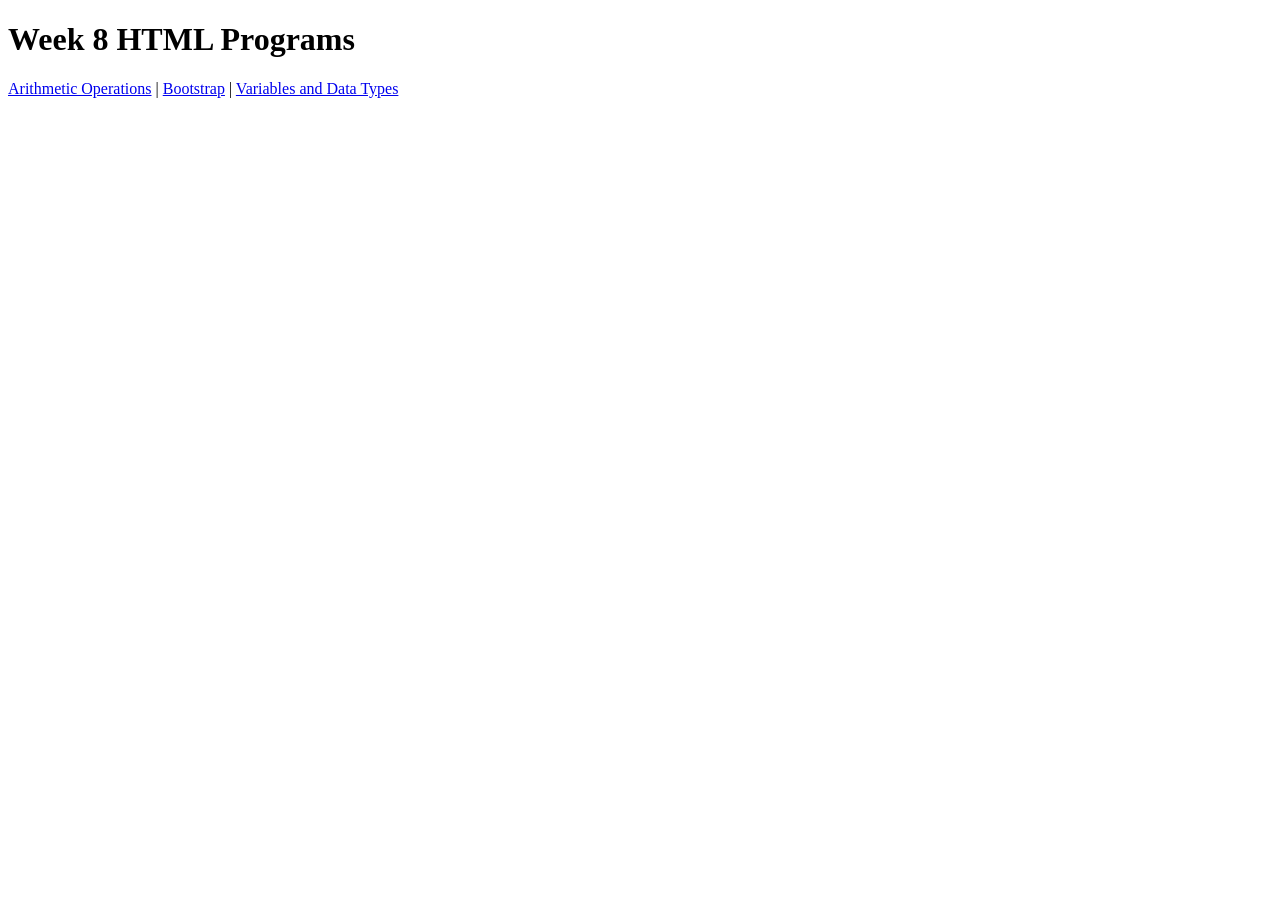
<file: index.html>
<!DOCTYPE html>
<html lang="en">
<head>
    <meta charset="UTF-8">
    <meta name="viewport" content="width=device-width, initial-scale=1.0">
    <title>Week 8 HTML Programs</title>
</head>
<body>

    <h1>Week 8 HTML Programs</h1>

    <nav>
        <a href="Arithmetic operations.html">Arithmetic Operations</a> |
        <a href="bootstrap.html">Bootstrap</a> |
        <a href="demonstration of variables and data types.html">Variables and Data Types</a>
    </nav>

</body>
</html>
</file>
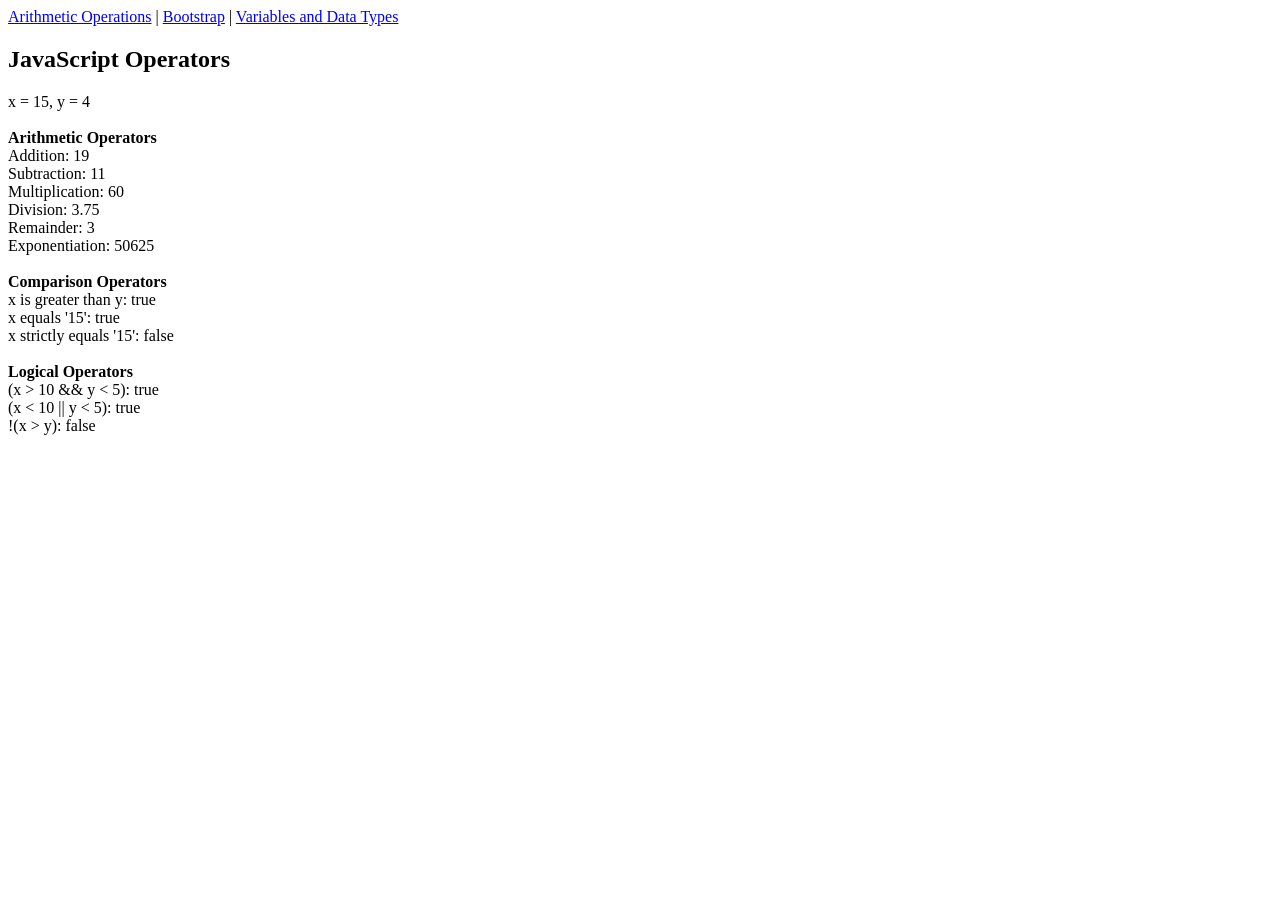
<file: Arthimetic operations.html>
<!DOCTYPE html>
<html lang="en">
<head>
    <meta charset="UTF-8">
    <title>Operator Demonstration</title>
</head>
<body>
     <nav>
    <a href="Arithmetic operations.html">Arithmetic Operations</a> |
    <a href="bootstrap.html">Bootstrap</a> |
    <a href="demonstration of variables and data types.html">Variables and Data Types</a>
</nav>
    <h2>JavaScript Operators</h2>
    <p id="result"></p>

    <script>
        let x = 15;
        let y = 4;
        let output = "";

        output += "x = " + x + ", y = " + y + "<br><br>";

        output += "<b>Arithmetic Operators</b><br>";
        output += "Addition: " + (x + y) + "<br>";
        output += "Subtraction: " + (x - y) + "<br>";
        output += "Multiplication: " + (x * y) + "<br>";
        output += "Division: " + (x / y).toFixed(2) + "<br>";
        output += "Remainder: " + (x % y) + "<br>";
        output += "Exponentiation: " + (x ** y) + "<br><br>";

        output += "<b>Comparison Operators</b><br>";
        output += "x is greater than y: " + (x > y) + "<br>";
        output += "x equals '15': " + (x == "15") + "<br>";
        output += "x strictly equals '15': " + (x === "15") + "<br><br>";

        output += "<b>Logical Operators</b><br>";
        output += "(x > 10 && y < 5): " +
                  (x > 10 && y < 5) + "<br>";

        output += "(x < 10 || y < 5): " +
                  (x < 10 || y < 5) + "<br>";

        output += "!(x > y): " + !(x > y);

        document.getElementById("result").innerHTML = output;
    </script>
</body>
</html>
</file>
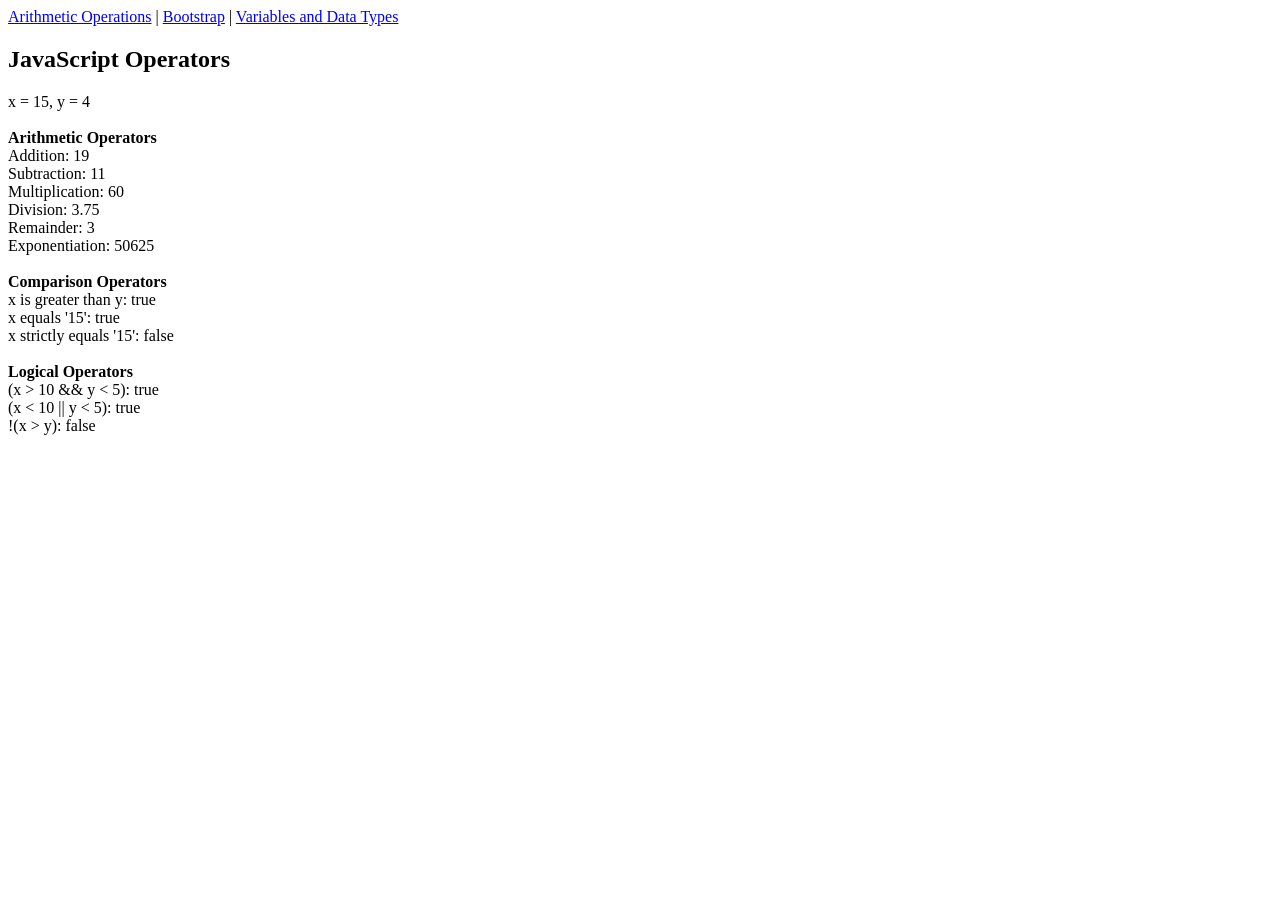
<file: bootstrap.html>
<!DOCTYPE html>
<html lang="en">
<head>
    <meta charset="UTF-8">
    <title>Operator Demonstration</title>
</head>
<body>
    <nav>
    <a href="Arithmetic operations.html">Arithmetic Operations</a> |
    <a href="bootstrap.html">Bootstrap</a> |
    <a href="demonstration of variables and data types.html">Variables and Data Types</a>
</nav>
    <h2>JavaScript Operators</h2>
    <p id="result"></p>

    <script>
        let x = 15;
        let y = 4;
        let output = "";

        output += "x = " + x + ", y = " + y + "<br><br>";

        output += "<b>Arithmetic Operators</b><br>";
        output += "Addition: " + (x + y) + "<br>";
        output += "Subtraction: " + (x - y) + "<br>";
        output += "Multiplication: " + (x * y) + "<br>";
        output += "Division: " + (x / y).toFixed(2) + "<br>";
        output += "Remainder: " + (x % y) + "<br>";
        output += "Exponentiation: " + (x ** y) + "<br><br>";

        output += "<b>Comparison Operators</b><br>";
        output += "x is greater than y: " + (x > y) + "<br>";
        output += "x equals '15': " + (x == "15") + "<br>";
        output += "x strictly equals '15': " + (x === "15") + "<br><br>";

        output += "<b>Logical Operators</b><br>";
        output += "(x > 10 && y < 5): " +
                  (x > 10 && y < 5) + "<br>";

        output += "(x < 10 || y < 5): " +
                  (x < 10 || y < 5) + "<br>";

        output += "!(x > y): " + !(x > y);

        document.getElementById("result").innerHTML = output;
    </script>
</body>
</html>
</file>
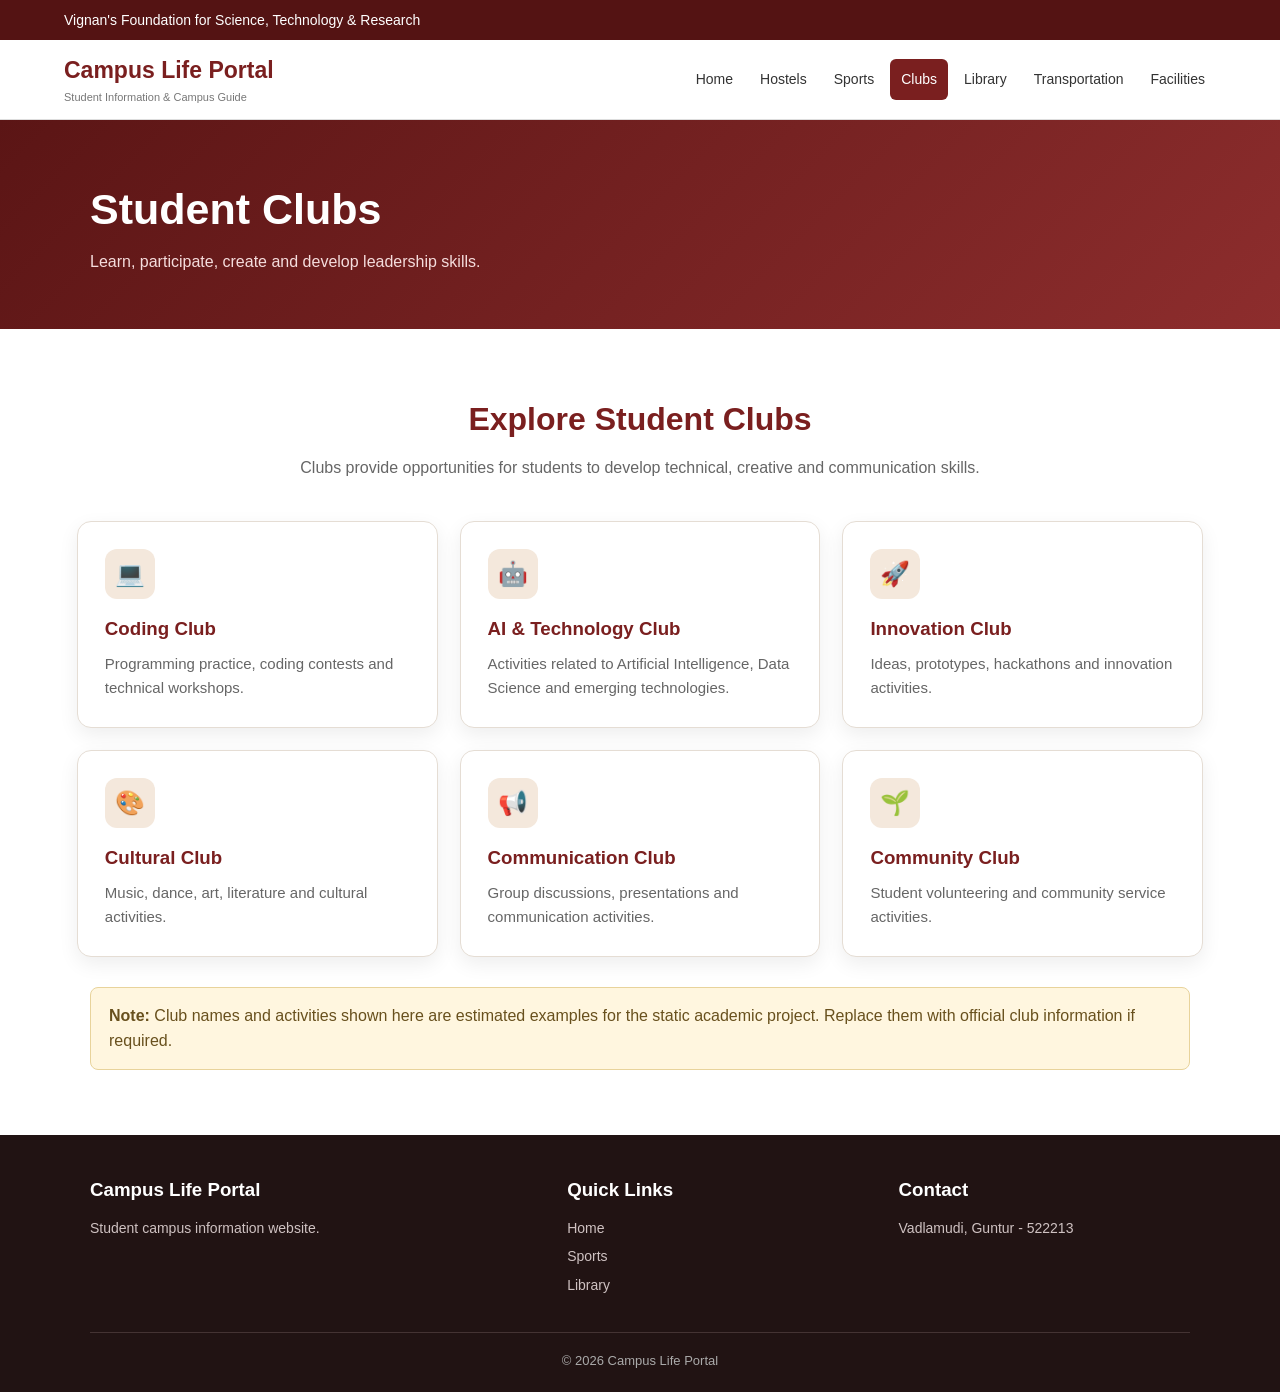
<file: clubs.html>
<!DOCTYPE html>
<html lang="en">
<head>
    <meta charset="UTF-8">
    <meta name="viewport" content="width=device-width, initial-scale=1.0">
    <title>Clubs | Campus Life Portal</title>
    <link rel="stylesheet" href="style.css">
</head>

<body>

<header>

    <div class="top-bar">
        Vignan's Foundation for Science, Technology & Research
    </div>

    <nav>

        <div class="logo">
            Campus Life Portal
            <small>Student Information & Campus Guide</small>
        </div>

        <ul>
            <li><a href="index.html">Home</a></li>
            <li><a href="hostels.html">Hostels</a></li>
            <li><a href="sports.html">Sports</a></li>
            <li><a class="active" href="clubs.html">Clubs</a></li>
            <li><a href="library.html">Library</a></li>
            <li><a href="transportation.html">Transportation</a></li>
            <li><a href="facilities.html">Facilities</a></li>
        </ul>

    </nav>

</header>

<section class="page-banner">
    <div class="container">
        <h1>Student Clubs</h1>
        <p>Learn, participate, create and develop leadership skills.</p>
    </div>
</section>

<section class="section">

    <div class="section-title">
        <h2>Explore Student Clubs</h2>

        <p>
            Clubs provide opportunities for students to develop technical,
            creative and communication skills.
        </p>
    </div>

    <div class="cards">

        <div class="card">
            <div class="icon">💻</div>
            <h3>Coding Club</h3>
            <p>
                Programming practice, coding contests and technical workshops.
            </p>
        </div>

        <div class="card">
            <div class="icon">🤖</div>
            <h3>AI & Technology Club</h3>
            <p>
                Activities related to Artificial Intelligence, Data Science
                and emerging technologies.
            </p>
        </div>

        <div class="card">
            <div class="icon">🚀</div>
            <h3>Innovation Club</h3>
            <p>
                Ideas, prototypes, hackathons and innovation activities.
            </p>
        </div>

        <div class="card">
            <div class="icon">🎨</div>
            <h3>Cultural Club</h3>
            <p>
                Music, dance, art, literature and cultural activities.
            </p>
        </div>

        <div class="card">
            <div class="icon">📢</div>
            <h3>Communication Club</h3>
            <p>
                Group discussions, presentations and communication activities.
            </p>
        </div>

        <div class="card">
            <div class="icon">🌱</div>
            <h3>Community Club</h3>
            <p>
                Student volunteering and community service activities.
            </p>
        </div>

    </div>

    <div class="note">
        <strong>Note:</strong>
        Club names and activities shown here are estimated examples for the
        static academic project. Replace them with official club information
        if required.
    </div>

</section>

<footer>

    <div class="footer-content">

        <div>
            <h3>Campus Life Portal</h3>
            <p>Student campus information website.</p>
        </div>

        <div>
            <h3>Quick Links</h3>
            <a href="index.html">Home</a>
            <a href="sports.html">Sports</a>
            <a href="library.html">Library</a>
        </div>

        <div>
            <h3>Contact</h3>
            <p>Vadlamudi, Guntur - 522213</p>
        </div>

    </div>

    <div class="copyright">
        © 2026 Campus Life Portal
    </div>

</footer>

</body>
</html>
</file>
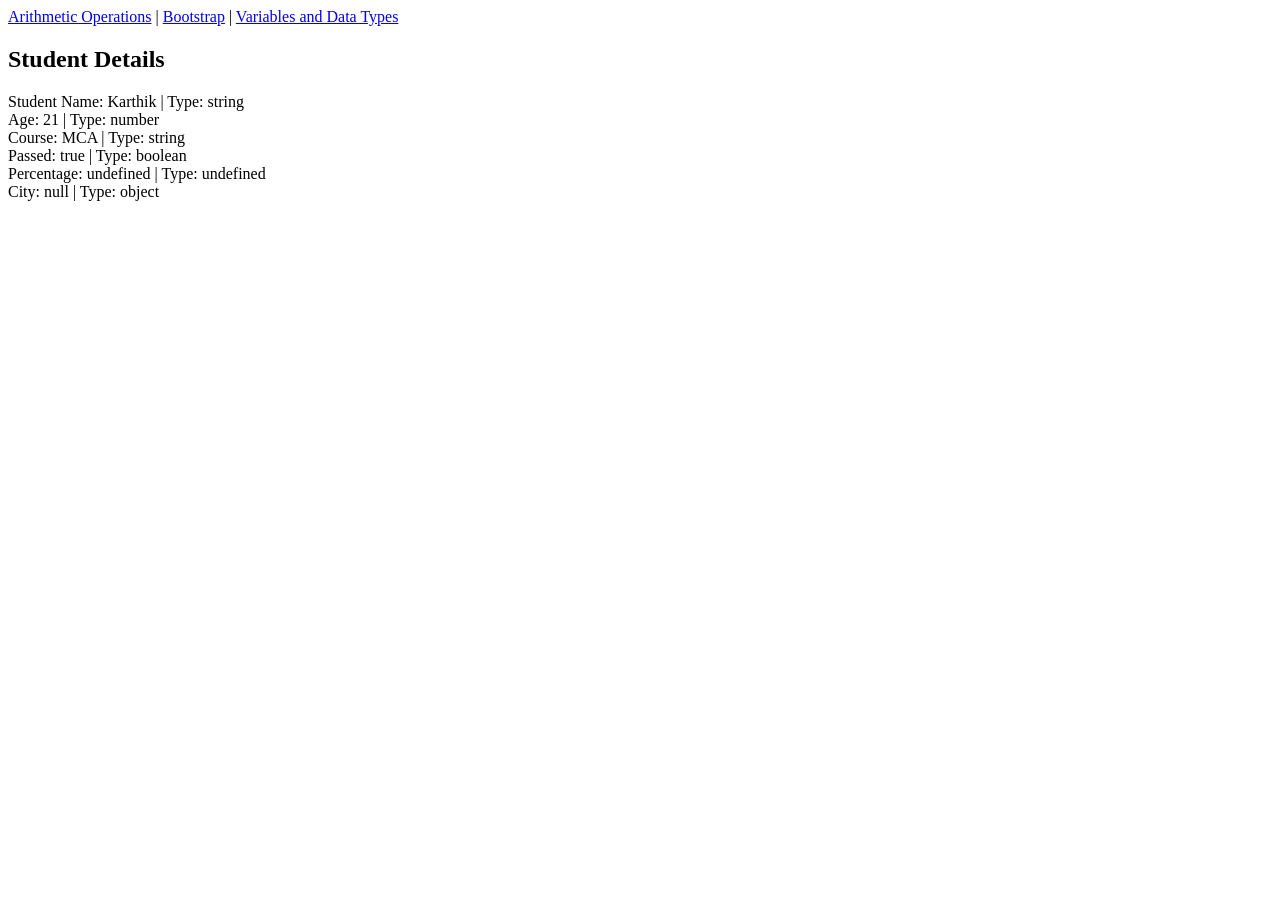
<file: demonstration of variables and data types.html>
<!DOCTYPE html>
<html lang="en">
<head>
    <meta charset="UTF-8">
    <title>Student Information</title>
</head>
<body>
    <nav>
    <a href="Arithmetic operations.html">Arithmetic Operations</a> |
    <a href="bootstrap.html">Bootstrap</a> |
    <a href="demonstration of variables and data types.html">Variables and Data Types</a>
</nav>
    <h2>Student Details</h2>
    <p id="display"></p>

    <script>
        let studentName = "Karthik";
        let studentAge = 21;
        const course = "MCA";
        let passed = true;
        let percentage;
        let city = null;

        let output = "";

        output += "Student Name: " + studentName +
                  " | Type: " + typeof studentName + "<br>";

        output += "Age: " + studentAge +
                  " | Type: " + typeof studentAge + "<br>";

        output += "Course: " + course +
                  " | Type: " + typeof course + "<br>";

        output += "Passed: " + passed +
                  " | Type: " + typeof passed + "<br>";

        output += "Percentage: " + percentage +
                  " | Type: " + typeof percentage + "<br>";

        output += "City: " + city +
                  " | Type: " + typeof city + "<br>";

        document.getElementById("display").innerHTML = output;
    </script>
</body>
</html>
</file>
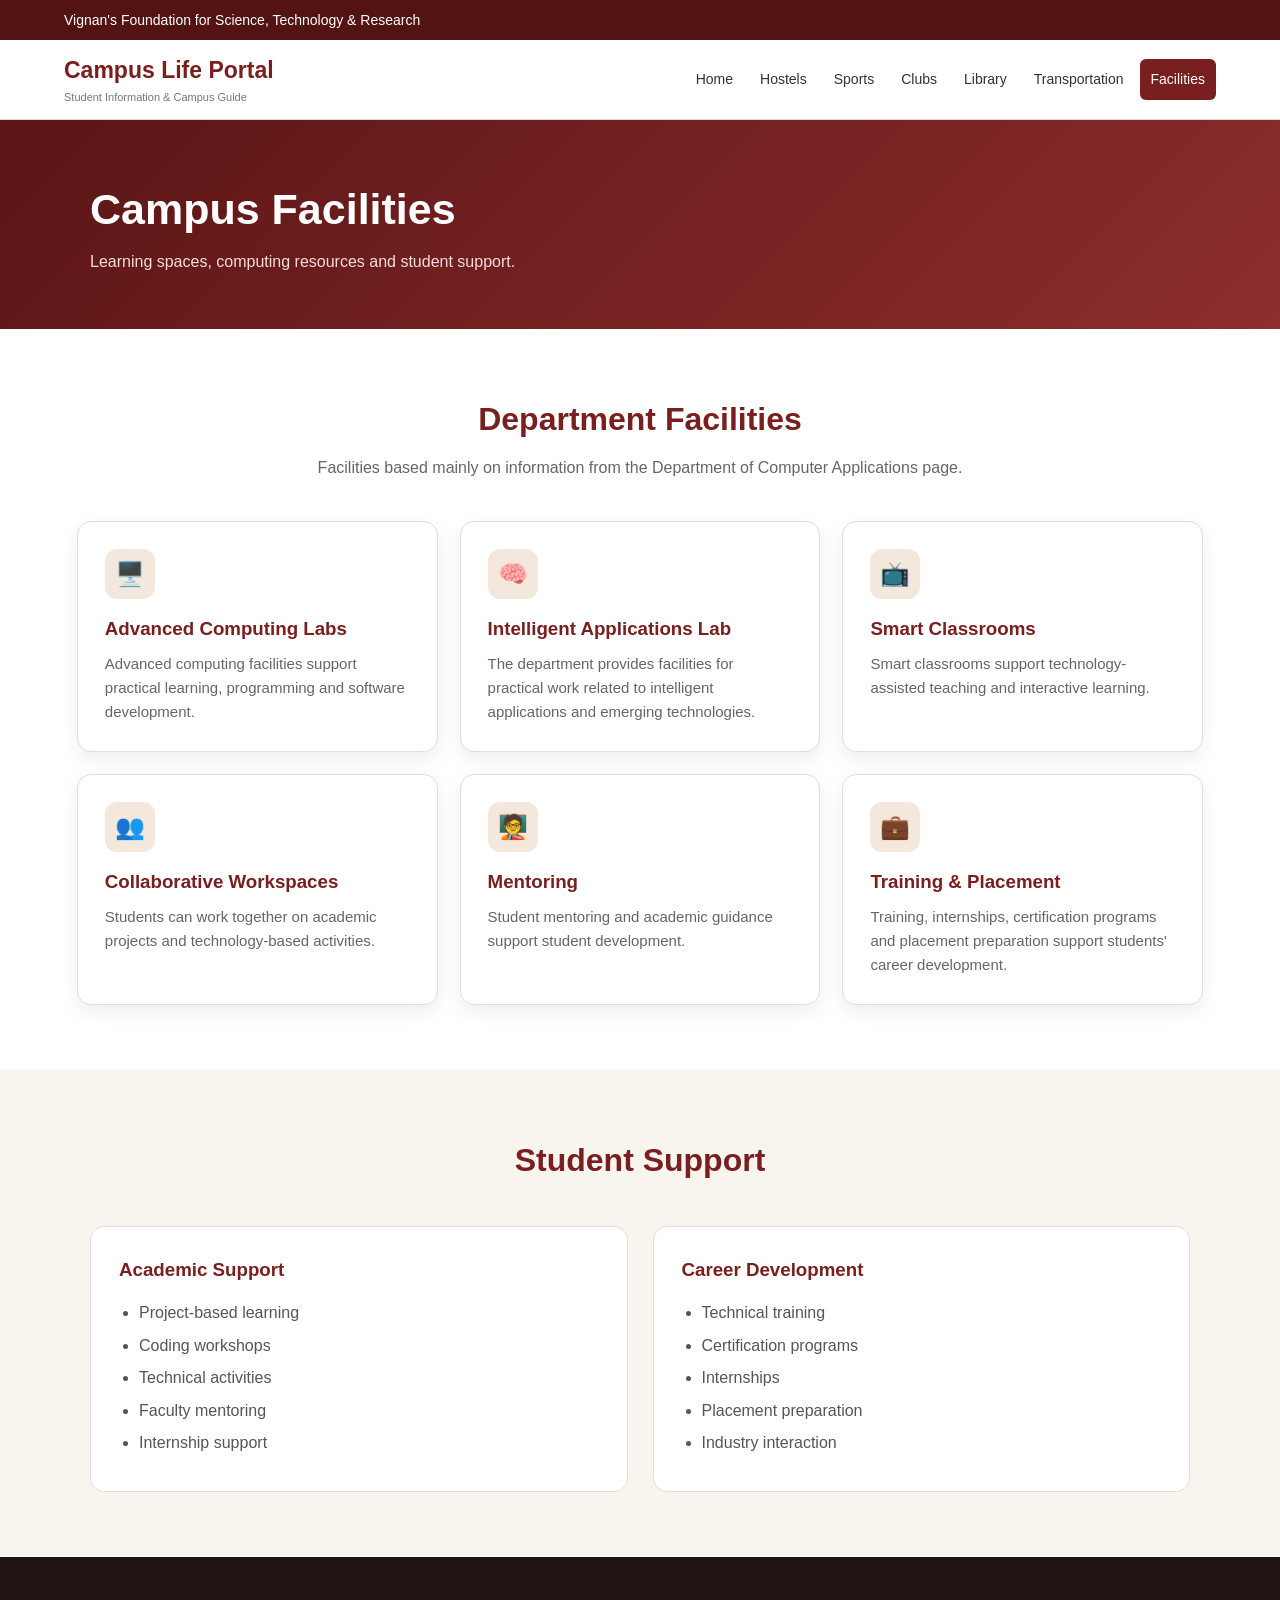
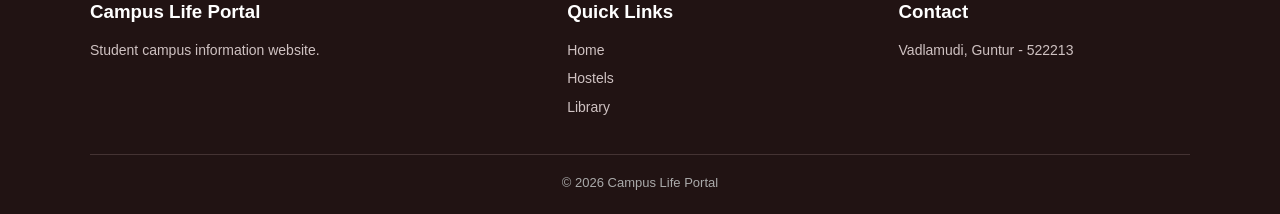
<file: facilities.html>
<!DOCTYPE html>
<html lang="en">
<head>
    <meta charset="UTF-8">
    <meta name="viewport" content="width=device-width, initial-scale=1.0">
    <title>Campus Facilities | Campus Life Portal</title>
    <link rel="stylesheet" href="style.css">
</head>

<body>

<header>

    <div class="top-bar">
        Vignan's Foundation for Science, Technology & Research
    </div>

    <nav>

        <div class="logo">
            Campus Life Portal
            <small>Student Information & Campus Guide</small>
        </div>

        <ul>
            <li><a href="index.html">Home</a></li>
            <li><a href="hostels.html">Hostels</a></li>
            <li><a href="sports.html">Sports</a></li>
            <li><a href="clubs.html">Clubs</a></li>
            <li><a href="library.html">Library</a></li>
            <li><a href="transportation.html">Transportation</a></li>
            <li><a class="active" href="facilities.html">Facilities</a></li>
        </ul>

    </nav>

</header>

<section class="page-banner">

    <div class="container">

        <h1>Campus Facilities</h1>

        <p>
            Learning spaces, computing resources and student support.
        </p>

    </div>

</section>

<section class="section">

    <div class="section-title">

        <h2>Department Facilities</h2>

        <p>
            Facilities based mainly on information from the Department of
            Computer Applications page.
        </p>

    </div>

    <div class="cards">

        <div class="card">

            <div class="icon">🖥️</div>

            <h3>Advanced Computing Labs</h3>

            <p>
                Advanced computing facilities support practical learning,
                programming and software development.
            </p>

        </div>

        <div class="card">

            <div class="icon">🧠</div>

            <h3>Intelligent Applications Lab</h3>

            <p>
                The department provides facilities for practical work related
                to intelligent applications and emerging technologies.
            </p>

        </div>

        <div class="card">

            <div class="icon">📺</div>

            <h3>Smart Classrooms</h3>

            <p>
                Smart classrooms support technology-assisted teaching and
                interactive learning.
            </p>

        </div>

        <div class="card">

            <div class="icon">👥</div>

            <h3>Collaborative Workspaces</h3>

            <p>
                Students can work together on academic projects and
                technology-based activities.
            </p>

        </div>

        <div class="card">

            <div class="icon">🧑‍🏫</div>

            <h3>Mentoring</h3>

            <p>
                Student mentoring and academic guidance support student
                development.
            </p>

        </div>

        <div class="card">

            <div class="icon">💼</div>

            <h3>Training & Placement</h3>

            <p>
                Training, internships, certification programs and placement
                preparation support students' career development.
            </p>

        </div>

    </div>

</section>

<section class="section light">

    <div class="section-title">

        <h2>Student Support</h2>

    </div>

    <div class="two-column">

        <div class="info-box">

            <h3>Academic Support</h3>

            <ul>
                <li>Project-based learning</li>
                <li>Coding workshops</li>
                <li>Technical activities</li>
                <li>Faculty mentoring</li>
                <li>Internship support</li>
            </ul>

        </div>

        <div class="info-box">

            <h3>Career Development</h3>

            <ul>
                <li>Technical training</li>
                <li>Certification programs</li>
                <li>Internships</li>
                <li>Placement preparation</li>
                <li>Industry interaction</li>
            </ul>

        </div>

    </div>

</section>

<footer>

    <div class="footer-content">

        <div>
            <h3>Campus Life Portal</h3>
            <p>Student campus information website.</p>
        </div>

        <div>
            <h3>Quick Links</h3>
            <a href="index.html">Home</a>
            <a href="hostels.html">Hostels</a>
            <a href="library.html">Library</a>
        </div>

        <div>
            <h3>Contact</h3>
            <p>Vadlamudi, Guntur - 522213</p>
        </div>

    </div>

    <div class="copyright">
        © 2026 Campus Life Portal
    </div>

</footer>

</body>
</html>
</file>
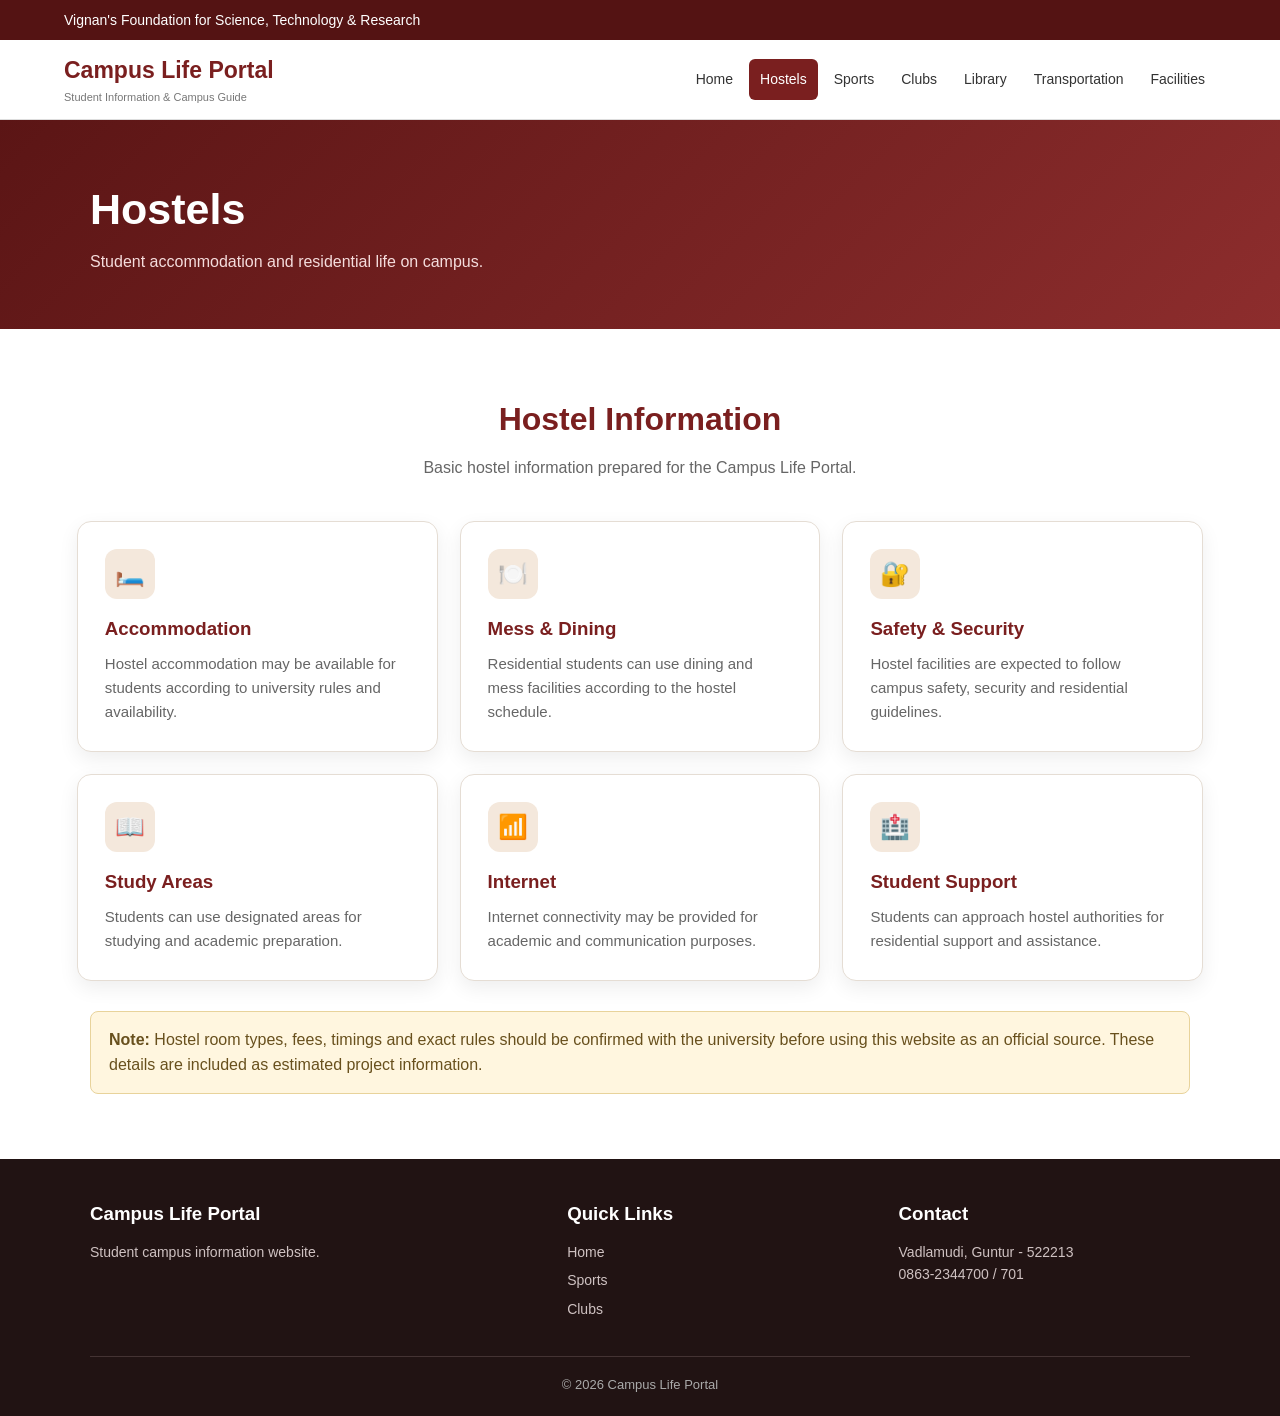
<file: hostels.html>
<!DOCTYPE html>
<html lang="en">
<head>
    <meta charset="UTF-8">
    <meta name="viewport" content="width=device-width, initial-scale=1.0">
    <title>Hostels | Campus Life Portal</title>
    <link rel="stylesheet" href="style.css">
</head>

<body>

<header>

    <div class="top-bar">
        Vignan's Foundation for Science, Technology & Research
    </div>

    <nav>

        <div class="logo">
            Campus Life Portal
            <small>Student Information & Campus Guide</small>
        </div>

        <ul>
            <li><a href="index.html">Home</a></li>
            <li><a class="active" href="hostels.html">Hostels</a></li>
            <li><a href="sports.html">Sports</a></li>
            <li><a href="clubs.html">Clubs</a></li>
            <li><a href="library.html">Library</a></li>
            <li><a href="transportation.html">Transportation</a></li>
            <li><a href="facilities.html">Facilities</a></li>
        </ul>

    </nav>

</header>

<section class="page-banner">
    <div class="container">
        <h1>Hostels</h1>
        <p>Student accommodation and residential life on campus.</p>
    </div>
</section>

<section class="section">

    <div class="section-title">
        <h2>Hostel Information</h2>

        <p>
            Basic hostel information prepared for the Campus Life Portal.
        </p>
    </div>

    <div class="cards">

        <div class="card">
            <div class="icon">🛏️</div>

            <h3>Accommodation</h3>

            <p>
                Hostel accommodation may be available for students according
                to university rules and availability.
            </p>
        </div>

        <div class="card">
            <div class="icon">🍽️</div>

            <h3>Mess & Dining</h3>

            <p>
                Residential students can use dining and mess facilities
                according to the hostel schedule.
            </p>
        </div>

        <div class="card">
            <div class="icon">🔐</div>

            <h3>Safety & Security</h3>

            <p>
                Hostel facilities are expected to follow campus safety,
                security and residential guidelines.
            </p>
        </div>

        <div class="card">
            <div class="icon">📖</div>

            <h3>Study Areas</h3>

            <p>
                Students can use designated areas for studying and academic
                preparation.
            </p>
        </div>

        <div class="card">
            <div class="icon">📶</div>

            <h3>Internet</h3>

            <p>
                Internet connectivity may be provided for academic and
                communication purposes.
            </p>
        </div>

        <div class="card">
            <div class="icon">🏥</div>

            <h3>Student Support</h3>

            <p>
                Students can approach hostel authorities for residential
                support and assistance.
            </p>
        </div>

    </div>

    <div class="note">
        <strong>Note:</strong>
        Hostel room types, fees, timings and exact rules should be confirmed
        with the university before using this website as an official source.
        These details are included as estimated project information.
    </div>

</section>

<footer>

    <div class="footer-content">

        <div>
            <h3>Campus Life Portal</h3>
            <p>Student campus information website.</p>
        </div>

        <div>
            <h3>Quick Links</h3>
            <a href="index.html">Home</a>
            <a href="sports.html">Sports</a>
            <a href="clubs.html">Clubs</a>
        </div>

        <div>
            <h3>Contact</h3>
            <p>Vadlamudi, Guntur - 522213</p>
            <p>0863-2344700 / 701</p>
        </div>

    </div>

    <div class="copyright">
        © 2026 Campus Life Portal
    </div>

</footer>

</body>
</html>
</file>
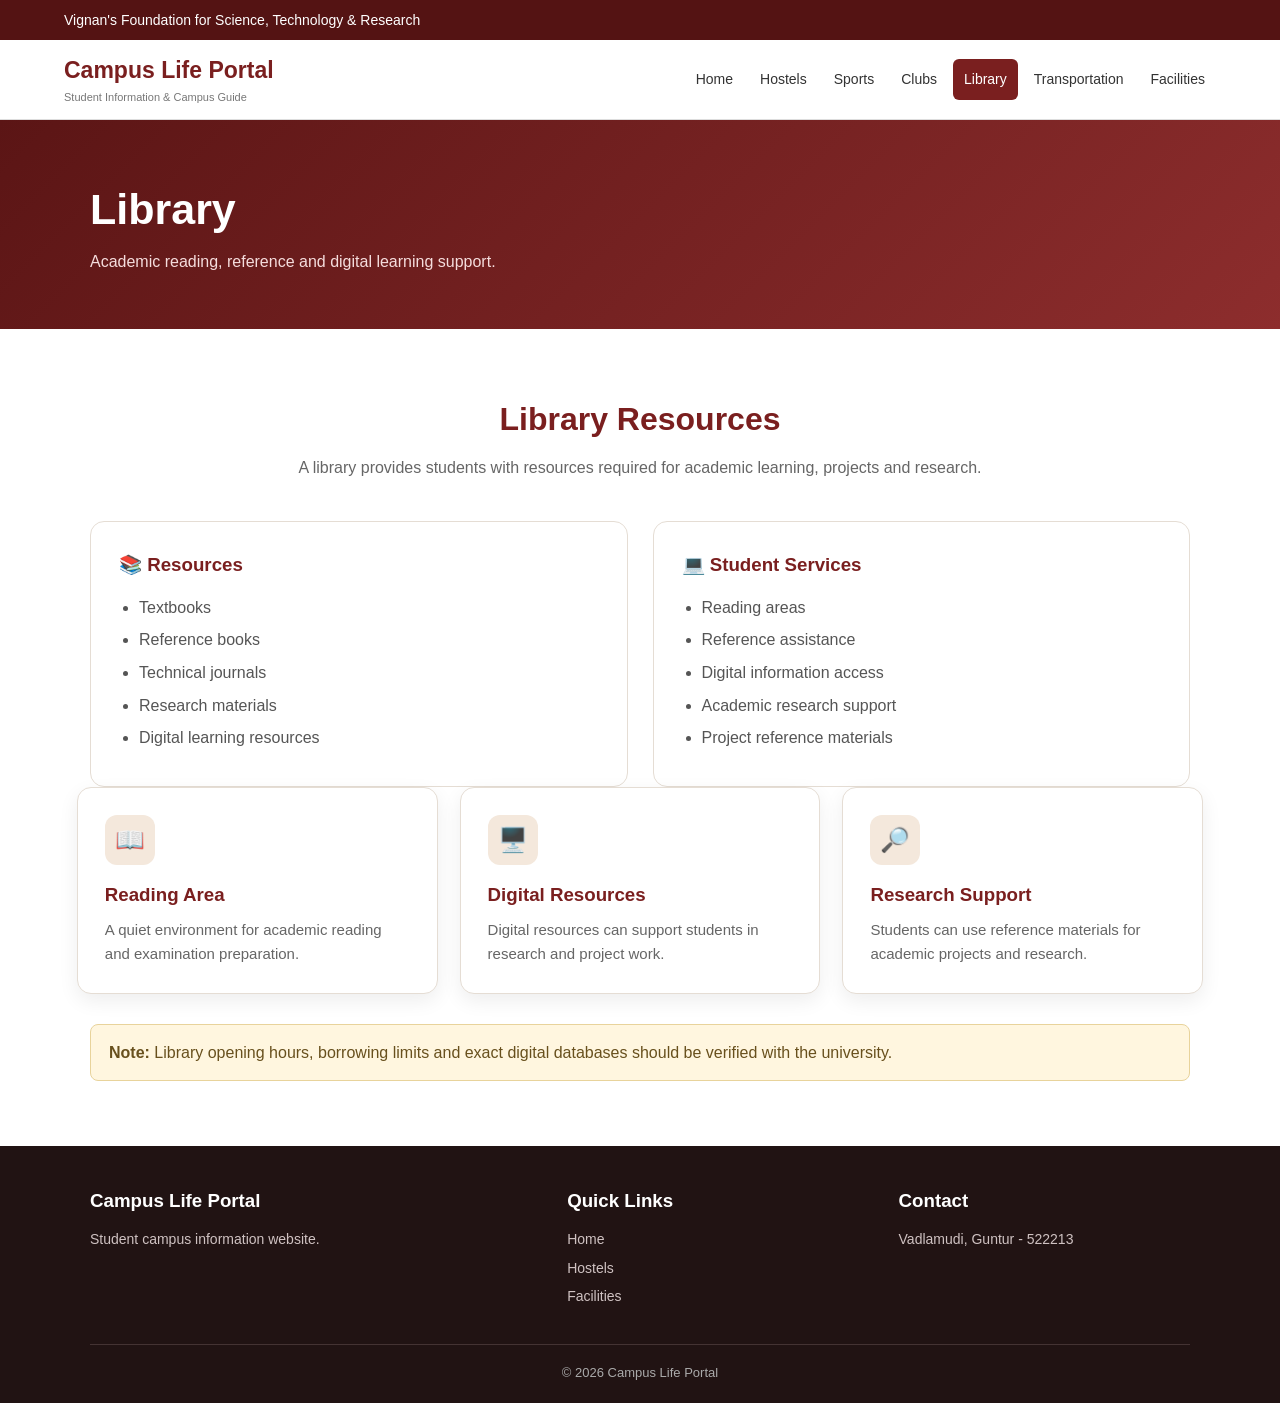
<file: library.html>
<!DOCTYPE html>
<html lang="en">
<head>
    <meta charset="UTF-8">
    <meta name="viewport" content="width=device-width, initial-scale=1.0">
    <title>Library | Campus Life Portal</title>
    <link rel="stylesheet" href="style.css">
</head>

<body>

<header>

    <div class="top-bar">
        Vignan's Foundation for Science, Technology & Research
    </div>

    <nav>

        <div class="logo">
            Campus Life Portal
            <small>Student Information & Campus Guide</small>
        </div>

        <ul>
            <li><a href="index.html">Home</a></li>
            <li><a href="hostels.html">Hostels</a></li>
            <li><a href="sports.html">Sports</a></li>
            <li><a href="clubs.html">Clubs</a></li>
            <li><a class="active" href="library.html">Library</a></li>
            <li><a href="transportation.html">Transportation</a></li>
            <li><a href="facilities.html">Facilities</a></li>
        </ul>

    </nav>

</header>

<section class="page-banner">
    <div class="container">
        <h1>Library</h1>
        <p>Academic reading, reference and digital learning support.</p>
    </div>
</section>

<section class="section">

    <div class="section-title">
        <h2>Library Resources</h2>
        <p>
            A library provides students with resources required for academic
            learning, projects and research.
        </p>
    </div>

    <div class="two-column">

        <div class="info-box">

            <h3>📚 Resources</h3>

            <ul>
                <li>Textbooks</li>
                <li>Reference books</li>
                <li>Technical journals</li>
                <li>Research materials</li>
                <li>Digital learning resources</li>
            </ul>

        </div>

        <div class="info-box">

            <h3>💻 Student Services</h3>

            <ul>
                <li>Reading areas</li>
                <li>Reference assistance</li>
                <li>Digital information access</li>
                <li>Academic research support</li>
                <li>Project reference materials</li>
            </ul>

        </div>

    </div>

    <div class="cards library-cards">

        <div class="card">
            <div class="icon">📖</div>
            <h3>Reading Area</h3>
            <p>
                A quiet environment for academic reading and examination
                preparation.
            </p>
        </div>

        <div class="card">
            <div class="icon">🖥️</div>
            <h3>Digital Resources</h3>
            <p>
                Digital resources can support students in research and
                project work.
            </p>
        </div>

        <div class="card">
            <div class="icon">🔎</div>
            <h3>Research Support</h3>
            <p>
                Students can use reference materials for academic projects
                and research.
            </p>
        </div>

    </div>

    <div class="note">
        <strong>Note:</strong>
        Library opening hours, borrowing limits and exact digital databases
        should be verified with the university.
    </div>

</section>

<footer>

    <div class="footer-content">

        <div>
            <h3>Campus Life Portal</h3>
            <p>Student campus information website.</p>
        </div>

        <div>
            <h3>Quick Links</h3>
            <a href="index.html">Home</a>
            <a href="hostels.html">Hostels</a>
            <a href="facilities.html">Facilities</a>
        </div>

        <div>
            <h3>Contact</h3>
            <p>Vadlamudi, Guntur - 522213</p>
        </div>

    </div>

    <div class="copyright">
        © 2026 Campus Life Portal
    </div>

</footer>

</body>
</html>
</file>
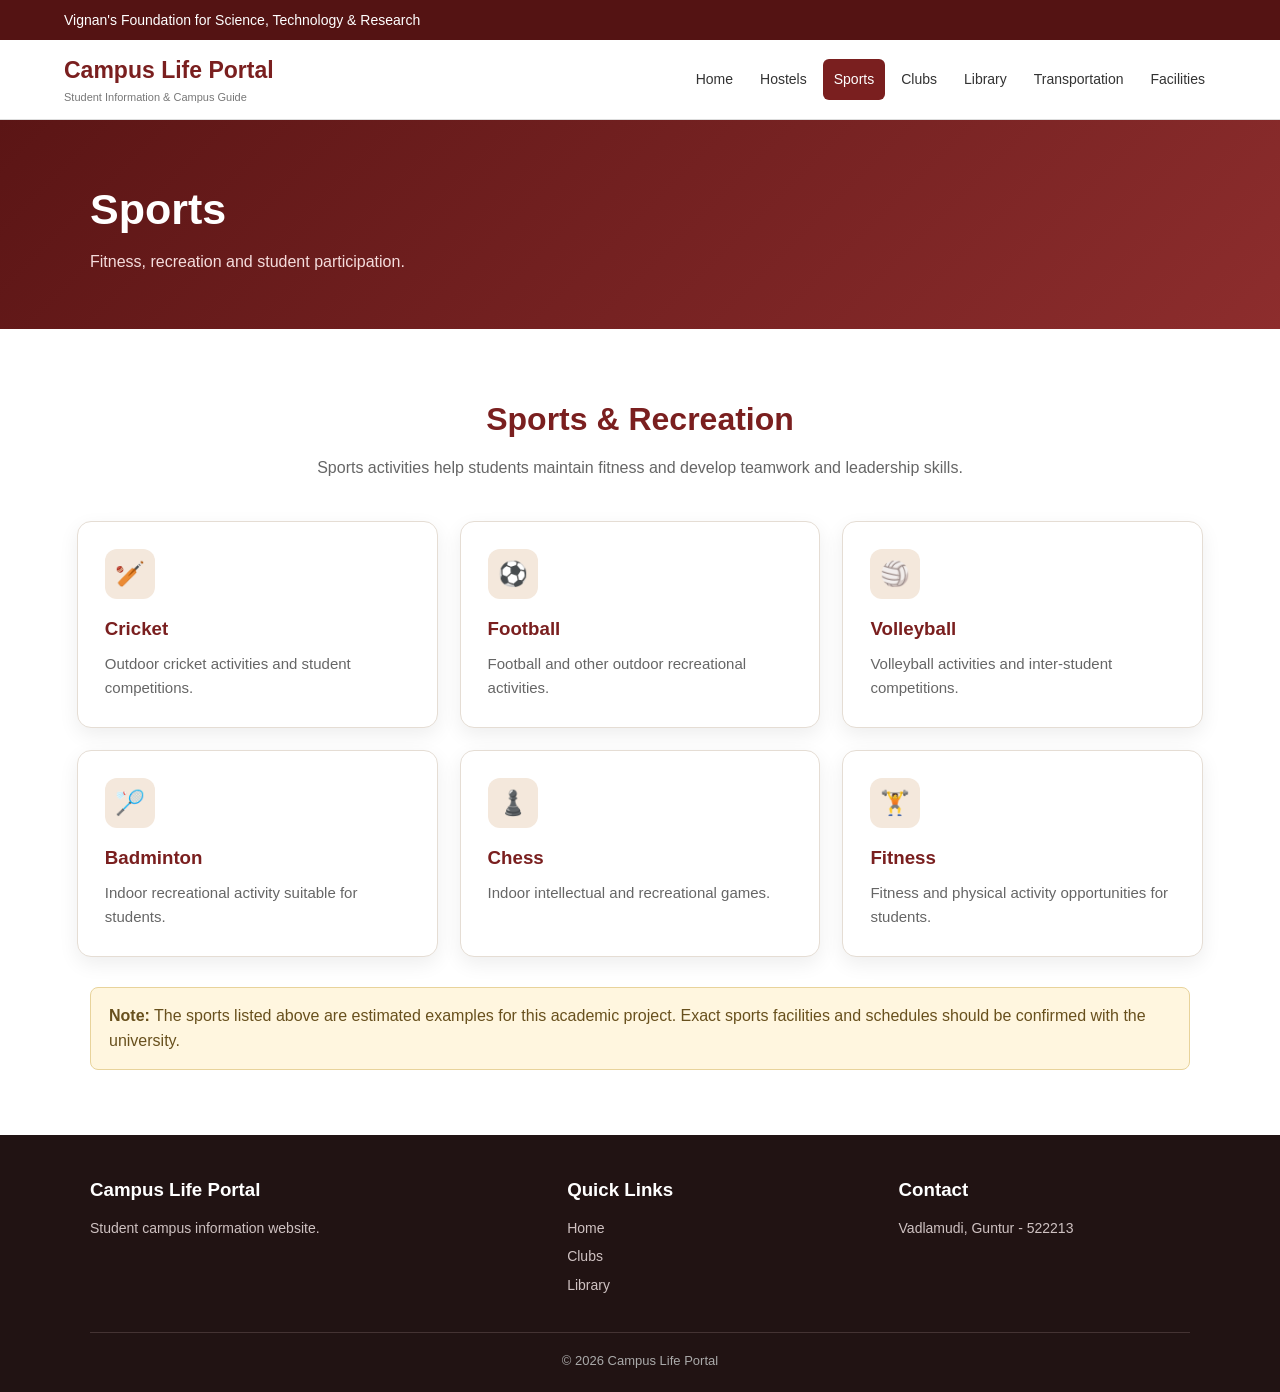
<file: sports.html>
<!DOCTYPE html>
<html lang="en">
<head>
    <meta charset="UTF-8">
    <meta name="viewport" content="width=device-width, initial-scale=1.0">
    <title>Sports | Campus Life Portal</title>
    <link rel="stylesheet" href="style.css">
</head>

<body>

<header>

    <div class="top-bar">
        Vignan's Foundation for Science, Technology & Research
    </div>

    <nav>

        <div class="logo">
            Campus Life Portal
            <small>Student Information & Campus Guide</small>
        </div>

        <ul>
            <li><a href="index.html">Home</a></li>
            <li><a href="hostels.html">Hostels</a></li>
            <li><a class="active" href="sports.html">Sports</a></li>
            <li><a href="clubs.html">Clubs</a></li>
            <li><a href="library.html">Library</a></li>
            <li><a href="transportation.html">Transportation</a></li>
            <li><a href="facilities.html">Facilities</a></li>
        </ul>

    </nav>

</header>

<section class="page-banner">
    <div class="container">
        <h1>Sports</h1>
        <p>Fitness, recreation and student participation.</p>
    </div>
</section>

<section class="section">

    <div class="section-title">
        <h2>Sports & Recreation</h2>
        <p>
            Sports activities help students maintain fitness and develop
            teamwork and leadership skills.
        </p>
    </div>

    <div class="cards">

        <div class="card">
            <div class="icon">🏏</div>
            <h3>Cricket</h3>
            <p>
                Outdoor cricket activities and student competitions.
            </p>
        </div>

        <div class="card">
            <div class="icon">⚽</div>
            <h3>Football</h3>
            <p>
                Football and other outdoor recreational activities.
            </p>
        </div>

        <div class="card">
            <div class="icon">🏐</div>
            <h3>Volleyball</h3>
            <p>
                Volleyball activities and inter-student competitions.
            </p>
        </div>

        <div class="card">
            <div class="icon">🏸</div>
            <h3>Badminton</h3>
            <p>
                Indoor recreational activity suitable for students.
            </p>
        </div>

        <div class="card">
            <div class="icon">♟️</div>
            <h3>Chess</h3>
            <p>
                Indoor intellectual and recreational games.
            </p>
        </div>

        <div class="card">
            <div class="icon">🏋️</div>
            <h3>Fitness</h3>
            <p>
                Fitness and physical activity opportunities for students.
            </p>
        </div>

    </div>

    <div class="note">
        <strong>Note:</strong>
        The sports listed above are estimated examples for this academic
        project. Exact sports facilities and schedules should be confirmed
        with the university.
    </div>

</section>

<footer>

    <div class="footer-content">

        <div>
            <h3>Campus Life Portal</h3>
            <p>Student campus information website.</p>
        </div>

        <div>
            <h3>Quick Links</h3>
            <a href="index.html">Home</a>
            <a href="clubs.html">Clubs</a>
            <a href="library.html">Library</a>
        </div>

        <div>
            <h3>Contact</h3>
            <p>Vadlamudi, Guntur - 522213</p>
        </div>

    </div>

    <div class="copyright">
        © 2026 Campus Life Portal
    </div>

</footer>

</body>
</html>
</file>
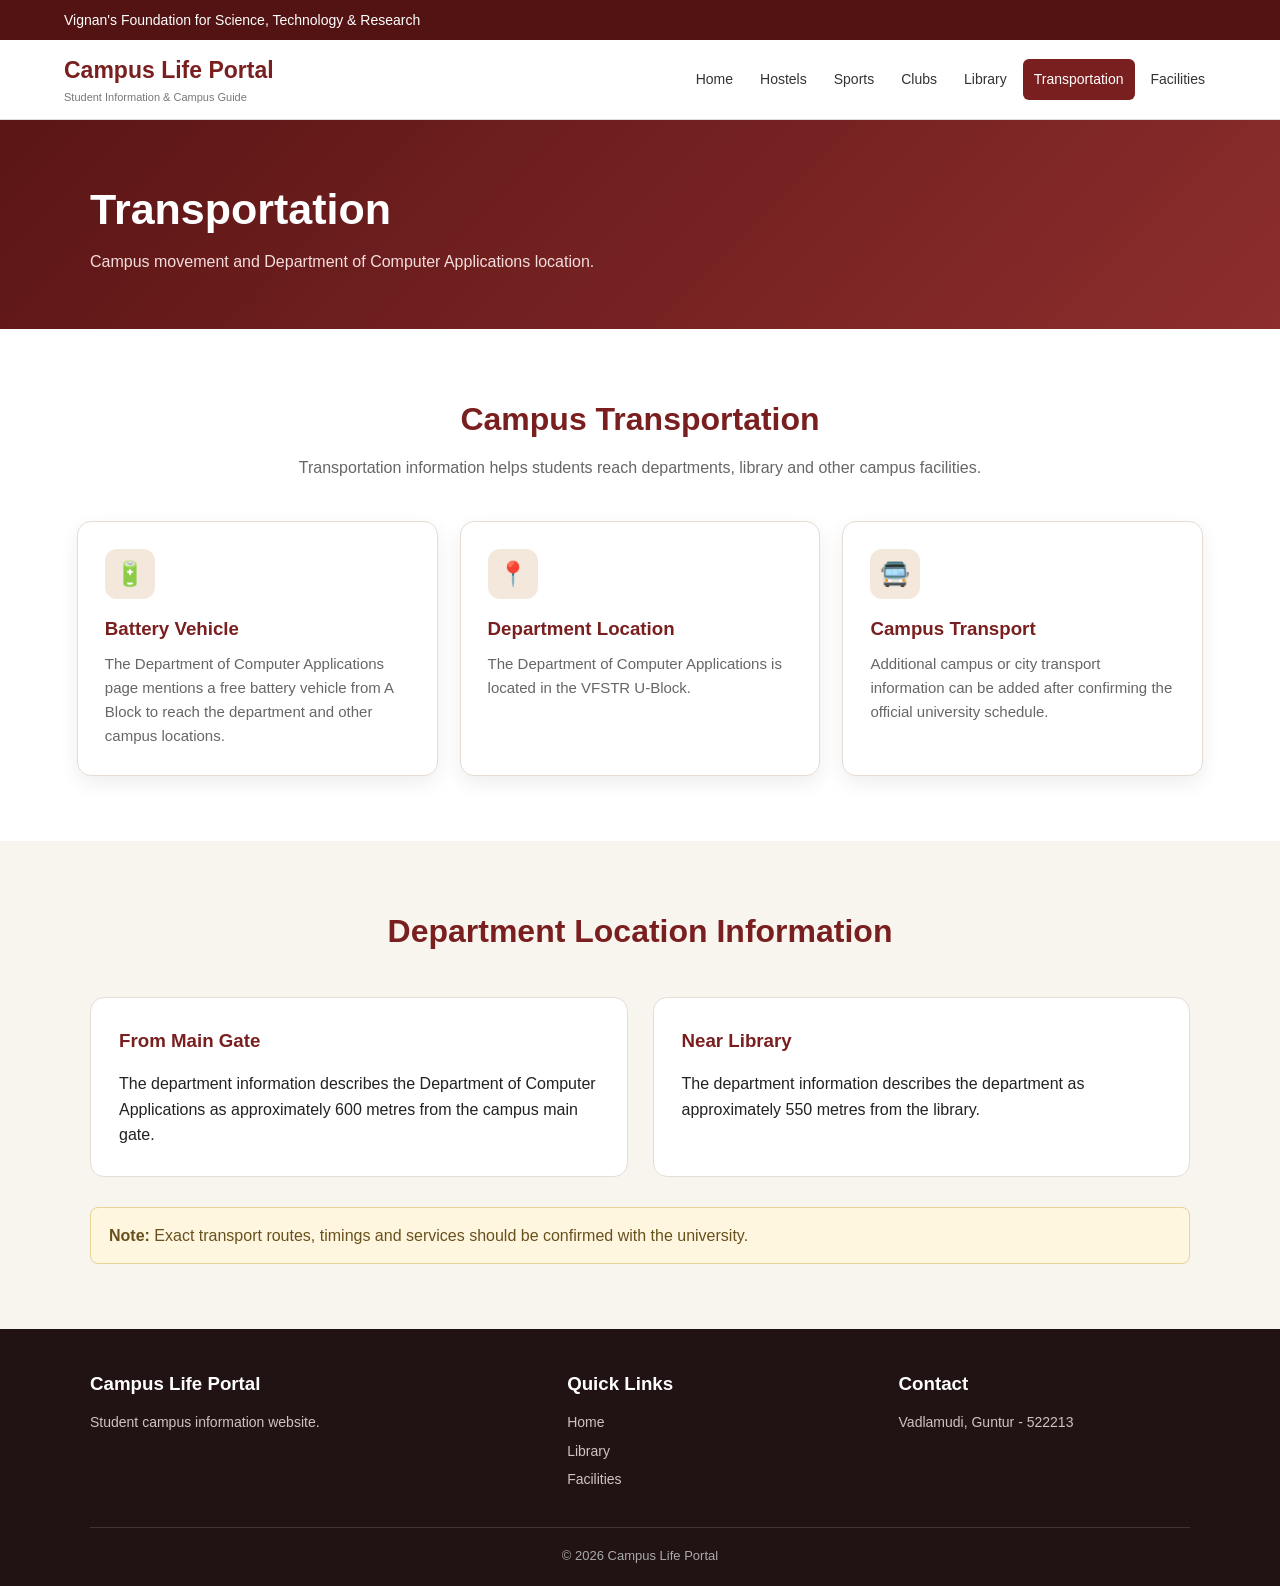
<file: transportation.html>
<!DOCTYPE html>
<html lang="en">
<head>
    <meta charset="UTF-8">
    <meta name="viewport" content="width=device-width, initial-scale=1.0">
    <title>Transportation | Campus Life Portal</title>
    <link rel="stylesheet" href="style.css">
</head>

<body>

<header>

    <div class="top-bar">
        Vignan's Foundation for Science, Technology & Research
    </div>

    <nav>

        <div class="logo">
            Campus Life Portal
            <small>Student Information & Campus Guide</small>
        </div>

        <ul>
            <li><a href="index.html">Home</a></li>
            <li><a href="hostels.html">Hostels</a></li>
            <li><a href="sports.html">Sports</a></li>
            <li><a href="clubs.html">Clubs</a></li>
            <li><a href="library.html">Library</a></li>
            <li><a class="active" href="transportation.html">Transportation</a></li>
            <li><a href="facilities.html">Facilities</a></li>
        </ul>

    </nav>

</header>

<section class="page-banner">

    <div class="container">
        <h1>Transportation</h1>
        <p>Campus movement and Department of Computer Applications location.</p>
    </div>

</section>

<section class="section">

    <div class="section-title">

        <h2>Campus Transportation</h2>

        <p>
            Transportation information helps students reach departments,
            library and other campus facilities.
        </p>

    </div>

    <div class="cards">

        <div class="card">

            <div class="icon">🔋</div>

            <h3>Battery Vehicle</h3>

            <p>
                The Department of Computer Applications page mentions a free
                battery vehicle from A Block to reach the department and other
                campus locations.
            </p>

        </div>

        <div class="card">

            <div class="icon">📍</div>

            <h3>Department Location</h3>

            <p>
                The Department of Computer Applications is located in the
                VFSTR U-Block.
            </p>

        </div>

        <div class="card">

            <div class="icon">🚍</div>

            <h3>Campus Transport</h3>

            <p>
                Additional campus or city transport information can be added
                after confirming the official university schedule.
            </p>

        </div>

    </div>

</section>

<section class="section light">

    <div class="section-title">
        <h2>Department Location Information</h2>
    </div>

    <div class="two-column">

        <div class="info-box">

            <h3>From Main Gate</h3>

            <p>
                The department information describes the Department of
                Computer Applications as approximately 600 metres from the
                campus main gate.
            </p>

        </div>

        <div class="info-box">

            <h3>Near Library</h3>

            <p>
                The department information describes the department as
                approximately 550 metres from the library.
            </p>

        </div>

    </div>

    <div class="note">

        <strong>Note:</strong>
        Exact transport routes, timings and services should be confirmed
        with the university.

    </div>

</section>

<footer>

    <div class="footer-content">

        <div>
            <h3>Campus Life Portal</h3>
            <p>Student campus information website.</p>
        </div>

        <div>
            <h3>Quick Links</h3>
            <a href="index.html">Home</a>
            <a href="library.html">Library</a>
            <a href="facilities.html">Facilities</a>
        </div>

        <div>
            <h3>Contact</h3>
            <p>Vadlamudi, Guntur - 522213</p>
        </div>

    </div>

    <div class="copyright">
        © 2026 Campus Life Portal
    </div>

</footer>

</body>
</html>
</file>
<file: style.css>
* {
    margin: 0;
    padding: 0;
    box-sizing: border-box;
}

html {
    scroll-behavior: smooth;
}

body {
    font-family: Arial, Helvetica, sans-serif;
    color: #222;
    background: #ffffff;
    line-height: 1.6;
}

/* =========================
   TOP BAR
========================= */

.top-bar {
    background: #541313;
    color: white;
    padding: 9px 5%;
    font-size: 14px;
}

/* =========================
   NAVIGATION
========================= */

nav {
    min-height: 75px;
    padding: 12px 5%;
    display: flex;
    align-items: center;
    justify-content: space-between;
    gap: 20px;
    background: white;
    border-bottom: 1px solid #ddd;
}

.logo {
    color: #7a1f1f;
    font-size: 23px;
    font-weight: bold;
}

.logo small {
    display: block;
    color: #777;
    font-size: 11px;
    font-weight: normal;
}

nav ul {
    display: flex;
    flex-wrap: wrap;
    list-style: none;
    gap: 5px;
}

nav ul li a {
    display: block;
    text-decoration: none;
    color: #333;
    padding: 9px 11px;
    border-radius: 6px;
    font-size: 14px;
}

nav ul li a:hover,
nav ul li a.active {
    background: #7a1f1f;
    color: white;
}

/* =========================
   HERO
========================= */

.hero {
    background: linear-gradient(135deg, #5b1515, #8d2d2d);
    color: white;
    padding: 75px 7%;
}

.hero-content {
    max-width: 1150px;
    margin: auto;

    display: grid;
    grid-template-columns: 1.5fr 1fr;
    gap: 45px;
    align-items: center;
}

.badge {
    display: inline-block;
    border: 1px solid rgba(255,255,255,0.4);
    background: rgba(255,255,255,0.1);
    padding: 7px 14px;
    border-radius: 30px;
    font-size: 13px;
    margin-bottom: 18px;
}

.hero h1 {
    font-size: 55px;
    line-height: 1.1;
    margin-bottom: 20px;
}

.hero p {
    color: #f8eaea;
    font-size: 18px;
    max-width: 700px;
}

.hero-card {
    padding: 30px;
    border-radius: 18px;
    background: rgba(255,255,255,0.1);
    border: 1px solid rgba(255,255,255,0.25);
}

.hero-card h2 {
    margin-bottom: 12px;
}

.hero-card ul {
    margin-top: 15px;
    padding-left: 20px;
}

/* =========================
   BUTTON
========================= */

.btn {
    display: inline-block;
    margin-top: 25px;
    padding: 12px 20px;
    background: #d6a85f;
    color: #2d1b0c;
    text-decoration: none;
    border-radius: 7px;
    font-weight: bold;
}

.btn:hover {
    opacity: 0.85;
}

/* =========================
   SECTIONS
========================= */

.section {
    padding: 65px 6%;
}

.light {
    background: #f8f5ef;
}

.section-title {
    text-align: center;
    max-width: 750px;
    margin: 0 auto 40px;
}

.section-title h2 {
    color: #7a1f1f;
    font-size: 32px;
    margin-bottom: 10px;
}

.section-title p {
    color: #666;
}

/* =========================
   CARDS
========================= */

.cards {
    max-width: 1150px;
    margin: auto;

    display: grid;
    grid-template-columns: repeat(3, 1fr);
    gap: 22px;
}

.card {
    padding: 27px;
    background: white;
    border: 1px solid #e5ddd4;
    border-radius: 14px;

    box-shadow: 0 7px 20px rgba(0,0,0,0.07);

    transition: 0.3s;
}

.card:hover {
    transform: translateY(-5px);
}

.card .icon {
    width: 50px;
    height: 50px;

    display: grid;
    place-items: center;

    background: #f4e8dc;
    border-radius: 12px;

    font-size: 24px;
    margin-bottom: 15px;
}

.card h3 {
    color: #7a1f1f;
    margin-bottom: 8px;
}

.card p {
    color: #666;
    font-size: 15px;
}

.card a {
    display: inline-block;
    margin-top: 15px;
    color: #7a1f1f;
    font-weight: bold;
    text-decoration: none;
}

/* =========================
   TWO COLUMN
========================= */

.two-column {
    max-width: 1100px;
    margin: auto;

    display: grid;
    grid-template-columns: 1fr 1fr;
    gap: 25px;
}

.info-box {
    background: white;
    border: 1px solid #e5ddd4;
    border-radius: 14px;
    padding: 28px;
}

.info-box h3 {
    color: #7a1f1f;
    margin-bottom: 15px;
}

.info-box ul {
    padding-left: 20px;
    color: #555;
}

.info-box li {
    margin-bottom: 7px;
}

/* =========================
   PAGE BANNER
========================= */

.page-banner {
    background: linear-gradient(135deg, #5b1515, #8d2d2d);
    color: white;
    padding: 55px 6%;
}

.page-banner h1 {
    max-width: 1100px;
    margin: auto;

    font-size: 43px;
}

.page-banner p {
    max-width: 1100px;
    margin: 5px auto 0;

    color: #f5dddd;
}

/* =========================
   CONTACT
========================= */

.contact-section {
    padding: 60px 6%;
    background: #f8f5ef;
}

.contact {
    max-width: 1100px;
    margin: auto;

    background: #7a1f1f;
    color: white;

    padding: 40px;
    border-radius: 18px;
}

.contact h2 {
    margin-bottom: 12px;
}

.contact p {
    color: #f5eaea;
    margin-bottom: 10px;
}

/* =========================
   NOTE
========================= */

.note {
    max-width: 1100px;
    margin: 30px auto 0;

    padding: 15px 18px;

    background: #fff6df;
    border: 1px solid #e8d39b;

    border-radius: 8px;

    color: #68501d;
}

/* =========================
   FOOTER
========================= */

footer {
    background: #211313;
    color: white;
    padding: 40px 6% 20px;
}

.footer-content {
    max-width: 1100px;
    margin: auto;

    display: grid;
    grid-template-columns: 1.5fr 1fr 1fr;
    gap: 40px;
}

footer h3 {
    margin-bottom: 12px;
}

footer p {
    color: #cfc2c2;
    font-size: 14px;
}

footer a {
    display: block;
    color: #cfc2c2;
    text-decoration: none;
    margin-bottom: 6px;
    font-size: 14px;
}

footer a:hover {
    color: white;
}

.copyright {
    max-width: 1100px;
    margin: 30px auto 0;
    padding-top: 18px;

    border-top: 1px solid #443333;

    text-align: center;
    color: #aaa;
    font-size: 13px;
}

/* =========================
   RESPONSIVE
========================= */

@media (max-width: 900px) {

    nav {
        flex-direction: column;
        align-items: flex-start;
    }

    .hero-content {
        grid-template-columns: 1fr;
    }

    .hero h1 {
        font-size: 43px;
    }

    .cards {
        grid-template-columns: repeat(2, 1fr);
    }

    .two-column {
        grid-template-columns: 1fr;
    }

    .footer-content {
        grid-template-columns: 1fr 1fr;
    }
}

@media (max-width: 600px) {

    .top-bar {
        font-size: 12px;
    }

    nav ul {
        width: 100%;
    }

    nav ul li a {
        font-size: 13px;
        padding: 7px 8px;
    }

    .hero {
        padding: 50px 6%;
    }

    .hero h1 {
        font-size: 36px;
    }

    .hero p {
        font-size: 16px;
    }

    .cards {
        grid-template-columns: 1fr;
    }

    .footer-content {
        grid-template-columns: 1fr;
    }

    .page-banner h1 {
        font-size: 34px;
    }

    .section {
        padding: 45px 6%;
    }
}
</file>
